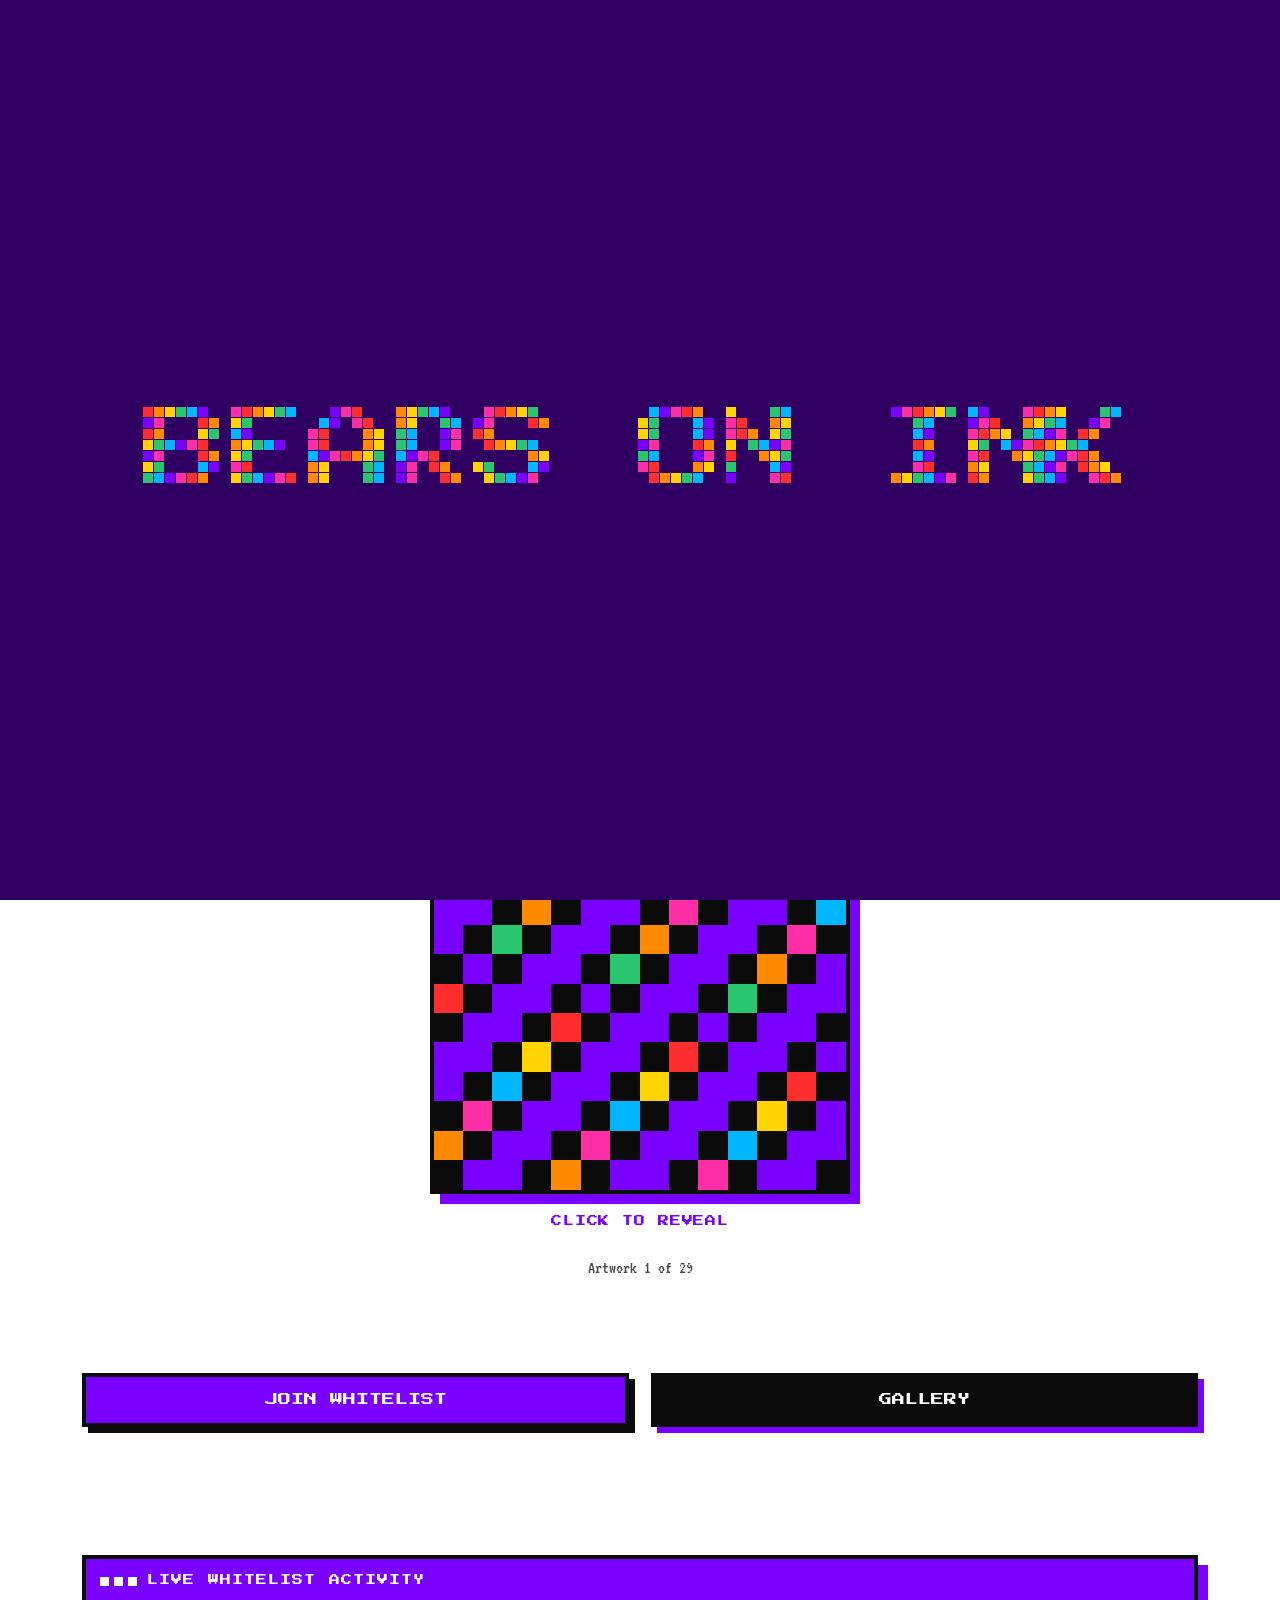
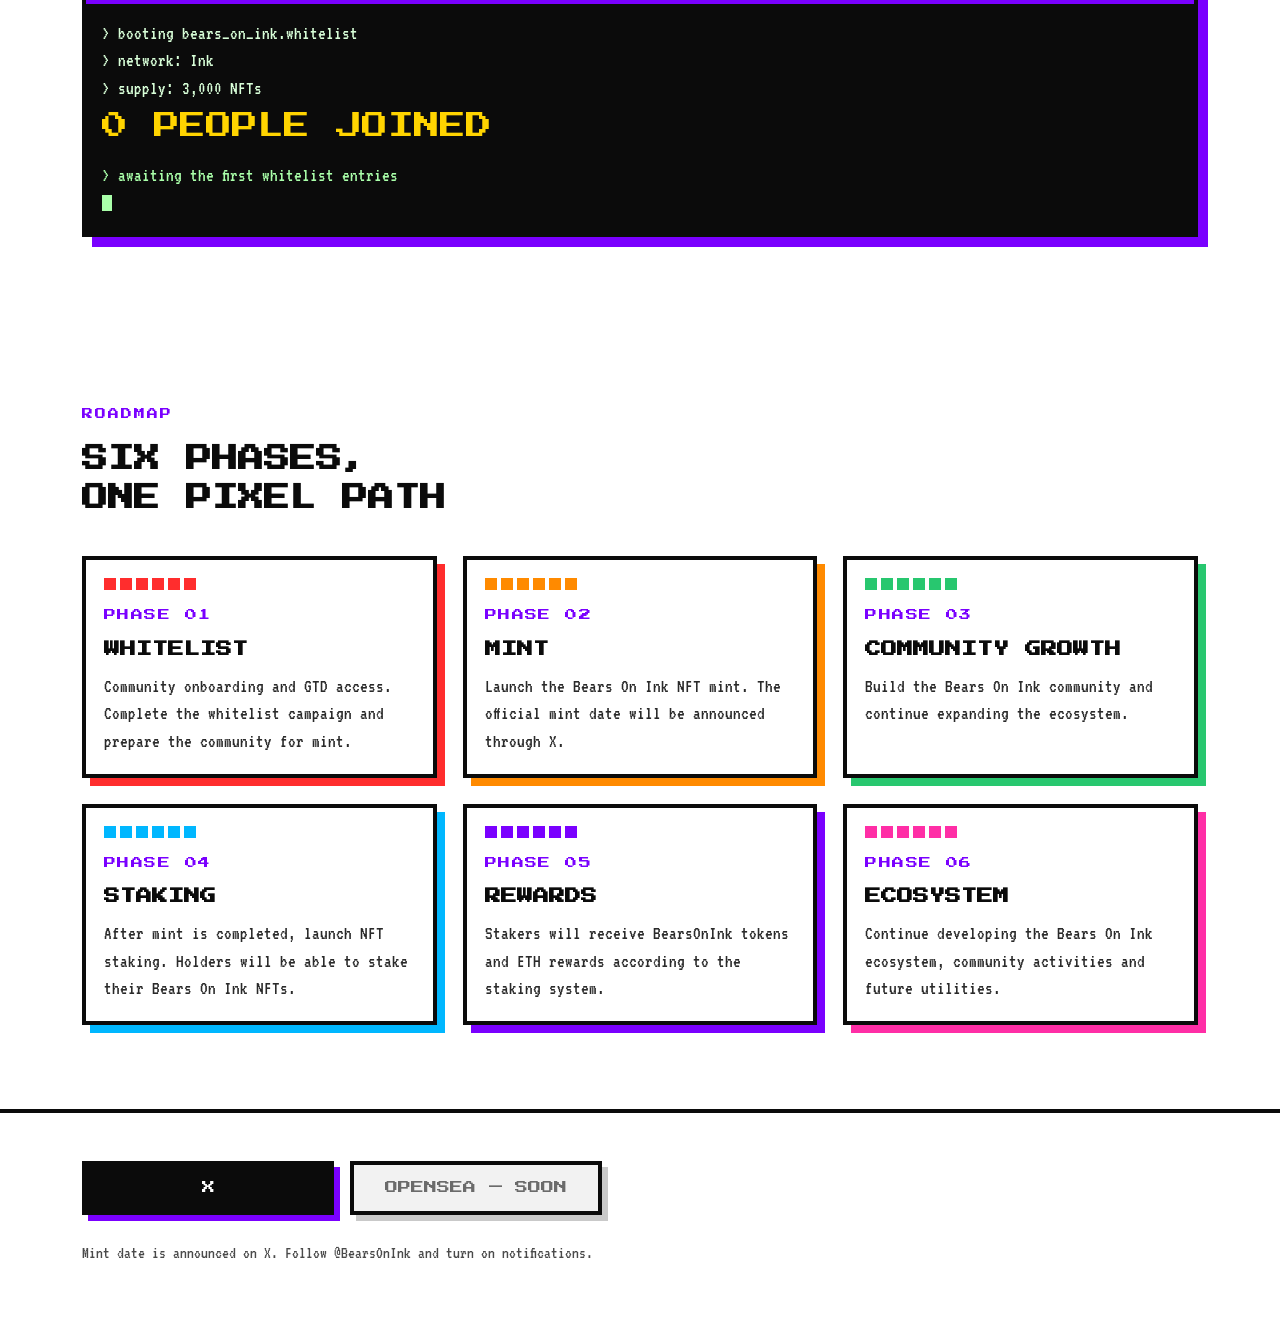
<file: index.html>
<!DOCTYPE html>
<html lang="en">
<head>
<meta charset="utf-8">
<meta name="viewport" content="width=device-width, initial-scale=1">
<title>Bears On Ink — 3,000 pixel bears on Ink</title>
<meta name="description" content="Bears On Ink is a 3,000-piece pixel-art NFT collection on Ink. Join the whitelist for GTD access.">
<link rel="icon" href="assets/icons/favicon.svg" type="image/svg+xml">
<link rel="preconnect" href="https://fonts.googleapis.com">
<link rel="preconnect" href="https://fonts.gstatic.com" crossorigin>
<link href="https://fonts.googleapis.com/css2?family=Press+Start+2P&family=VT323&display=swap" rel="stylesheet">
<link rel="stylesheet" href="css/style.css">
</head>
<body data-base="">

<div id="intro" aria-hidden="true"><canvas></canvas></div>

<header class="topbar">
  <button class="menu-btn" id="menu-btn" type="button" aria-expanded="false" aria-controls="menu-panel" aria-label="Open menu">
    <span></span><span></span><span></span>
    <span></span><span></span><span></span>
    <span></span><span></span><span></span>
  </button>
</header>
<div class="rainbow-strip" aria-hidden="true"><i></i><i></i><i></i><i></i><i></i><i></i><i></i></div>

<div class="menu-panel" id="menu-panel" role="dialog" aria-modal="true" aria-label="Site menu">
  <div class="menu-card">
    <header>
      <span>MENU</span>
      <button class="menu-close" id="menu-close" type="button">CLOSE</button>
    </header>
    <nav class="menu-list">
      <a class="menu-link" href="whitelist/">WHITELIST <span class="tag">OPEN</span></a>
      <a class="menu-link" href="gallery/">GALLERY <span class="tag">VIEW</span></a>
      <a class="menu-link menu-link--locked" id="menu-staking" href="staking/">STAKING <span class="tag">LOCKED</span></a>
    </nav>
  </div>
</div>

<main>
  <!-- HERO / PROJECT INFO -->
  <section class="section hero">
    <div class="wrap">
      <p class="eyebrow">PIXEL ART NFT COLLECTION</p>
      <h1 class="h1">BEARS<br>ON INK</h1>
      <p class="body-text lede">3,000 hand-placed pixel bears living on the Ink network. Whitelist is open now — complete four social tasks and secure GTD access before mint.</p>

      <div class="info-grid">
        <div class="info-cell"><div class="k">COLLECTION</div><div class="v">BEARS ON INK</div></div>
        <div class="info-cell"><div class="k">SUPPLY</div><div class="v">3,000 NFTS</div></div>
        <div class="info-cell"><div class="k">NETWORK</div><div class="v">INK</div></div>
        <div class="info-cell"><div class="k">CATEGORY</div><div class="v">NFT</div></div>
      </div>
    </div>
  </section>

  <!-- NFT REVEAL -->
  <section class="section section--tight">
    <div class="wrap">
      <div class="reveal-wrap">
        <p class="eyebrow" style="margin-bottom:0">UNCOVER A BEAR</p>
        <button class="reveal-stage" id="reveal-stage" type="button" aria-label="Reveal a Bears On Ink artwork">
          <img id="reveal-img" alt="Bears On Ink pixel bear artwork">
          <canvas id="reveal-canvas" aria-hidden="true"></canvas>
        </button>
        <p class="reveal-hint" id="reveal-hint">CLICK TO REVEAL</p>
        <p class="reveal-count" id="reveal-count"></p>
      </div>
    </div>
  </section>

  <!-- MAIN ACTIONS -->
  <section class="section section--tight">
    <div class="wrap">
      <div class="btn-row">
        <a class="btn btn--purple" href="whitelist/">JOIN WHITELIST</a>
        <a class="btn" href="gallery/">GALLERY</a>
      </div>
    </div>
  </section>

  <!-- LIVE TERMINAL -->
  <section class="section">
    <div class="wrap">
      <div class="terminal">
        <div class="terminal__bar">
          <span class="dots" aria-hidden="true"><i></i><i></i><i></i></span>
          <span>LIVE WHITELIST ACTIVITY</span>
        </div>
        <div class="terminal__body" id="terminal-body">
          <div id="term-boot"></div>
          <p class="terminal__count" id="term-count" role="status">0 PEOPLE JOINED</p>
          <ul class="terminal__feed" id="term-feed"></ul>
          <span class="caret" aria-hidden="true"></span>
        </div>
      </div>
    </div>
  </section>

  <!-- ROADMAP -->
  <section class="section">
    <div class="wrap">
      <p class="eyebrow">ROADMAP</p>
      <h2 class="h2" style="margin-bottom:clamp(24px,4vw,38px)">SIX PHASES,<br>ONE PIXEL PATH</h2>

      <div class="roadmap-grid">
        <article class="phase">
          <div class="phase__blocks" aria-hidden="true"><i></i><i></i><i></i><i></i><i></i><i></i></div>
          <p class="phase__no">PHASE 01</p>
          <h3 class="phase__title">WHITELIST</h3>
          <p class="phase__text">Community onboarding and GTD access. Complete the whitelist campaign and prepare the community for mint.</p>
        </article>
        <article class="phase">
          <div class="phase__blocks" aria-hidden="true"><i></i><i></i><i></i><i></i><i></i><i></i></div>
          <p class="phase__no">PHASE 02</p>
          <h3 class="phase__title">MINT</h3>
          <p class="phase__text">Launch the Bears On Ink NFT mint. The official mint date will be announced through X.</p>
        </article>
        <article class="phase">
          <div class="phase__blocks" aria-hidden="true"><i></i><i></i><i></i><i></i><i></i><i></i></div>
          <p class="phase__no">PHASE 03</p>
          <h3 class="phase__title">COMMUNITY GROWTH</h3>
          <p class="phase__text">Build the Bears On Ink community and continue expanding the ecosystem.</p>
        </article>
        <article class="phase">
          <div class="phase__blocks" aria-hidden="true"><i></i><i></i><i></i><i></i><i></i><i></i></div>
          <p class="phase__no">PHASE 04</p>
          <h3 class="phase__title">STAKING</h3>
          <p class="phase__text">After mint is completed, launch NFT staking. Holders will be able to stake their Bears On Ink NFTs.</p>
        </article>
        <article class="phase">
          <div class="phase__blocks" aria-hidden="true"><i></i><i></i><i></i><i></i><i></i><i></i></div>
          <p class="phase__no">PHASE 05</p>
          <h3 class="phase__title">REWARDS</h3>
          <p class="phase__text">Stakers will receive BearsOnInk tokens and ETH rewards according to the staking system.</p>
        </article>
        <article class="phase">
          <div class="phase__blocks" aria-hidden="true"><i></i><i></i><i></i><i></i><i></i><i></i></div>
          <p class="phase__no">PHASE 06</p>
          <h3 class="phase__title">ECOSYSTEM</h3>
          <p class="phase__text">Continue developing the Bears On Ink ecosystem, community activities and future utilities.</p>
        </article>
      </div>
    </div>
  </section>
</main>

<footer class="footer">
  <div class="wrap">
    <div class="footer__links">
      <a class="btn" data-link="x-profile" href="https://x.com/BearsOnInk" target="_blank" rel="noopener">X</a>
      <a class="btn btn--ghost" data-link="opensea" href="#" role="button" aria-disabled="true">OPENSEA — SOON</a>
    </div>
    <p class="footer__note">Mint date is announced on X. Follow @BearsOnInk and turn on notifications.</p>
  </div>
</footer>

<div id="toast-layer" aria-live="polite"></div>
<script src="js/main.js"></script>
</body>
</html>
</file>
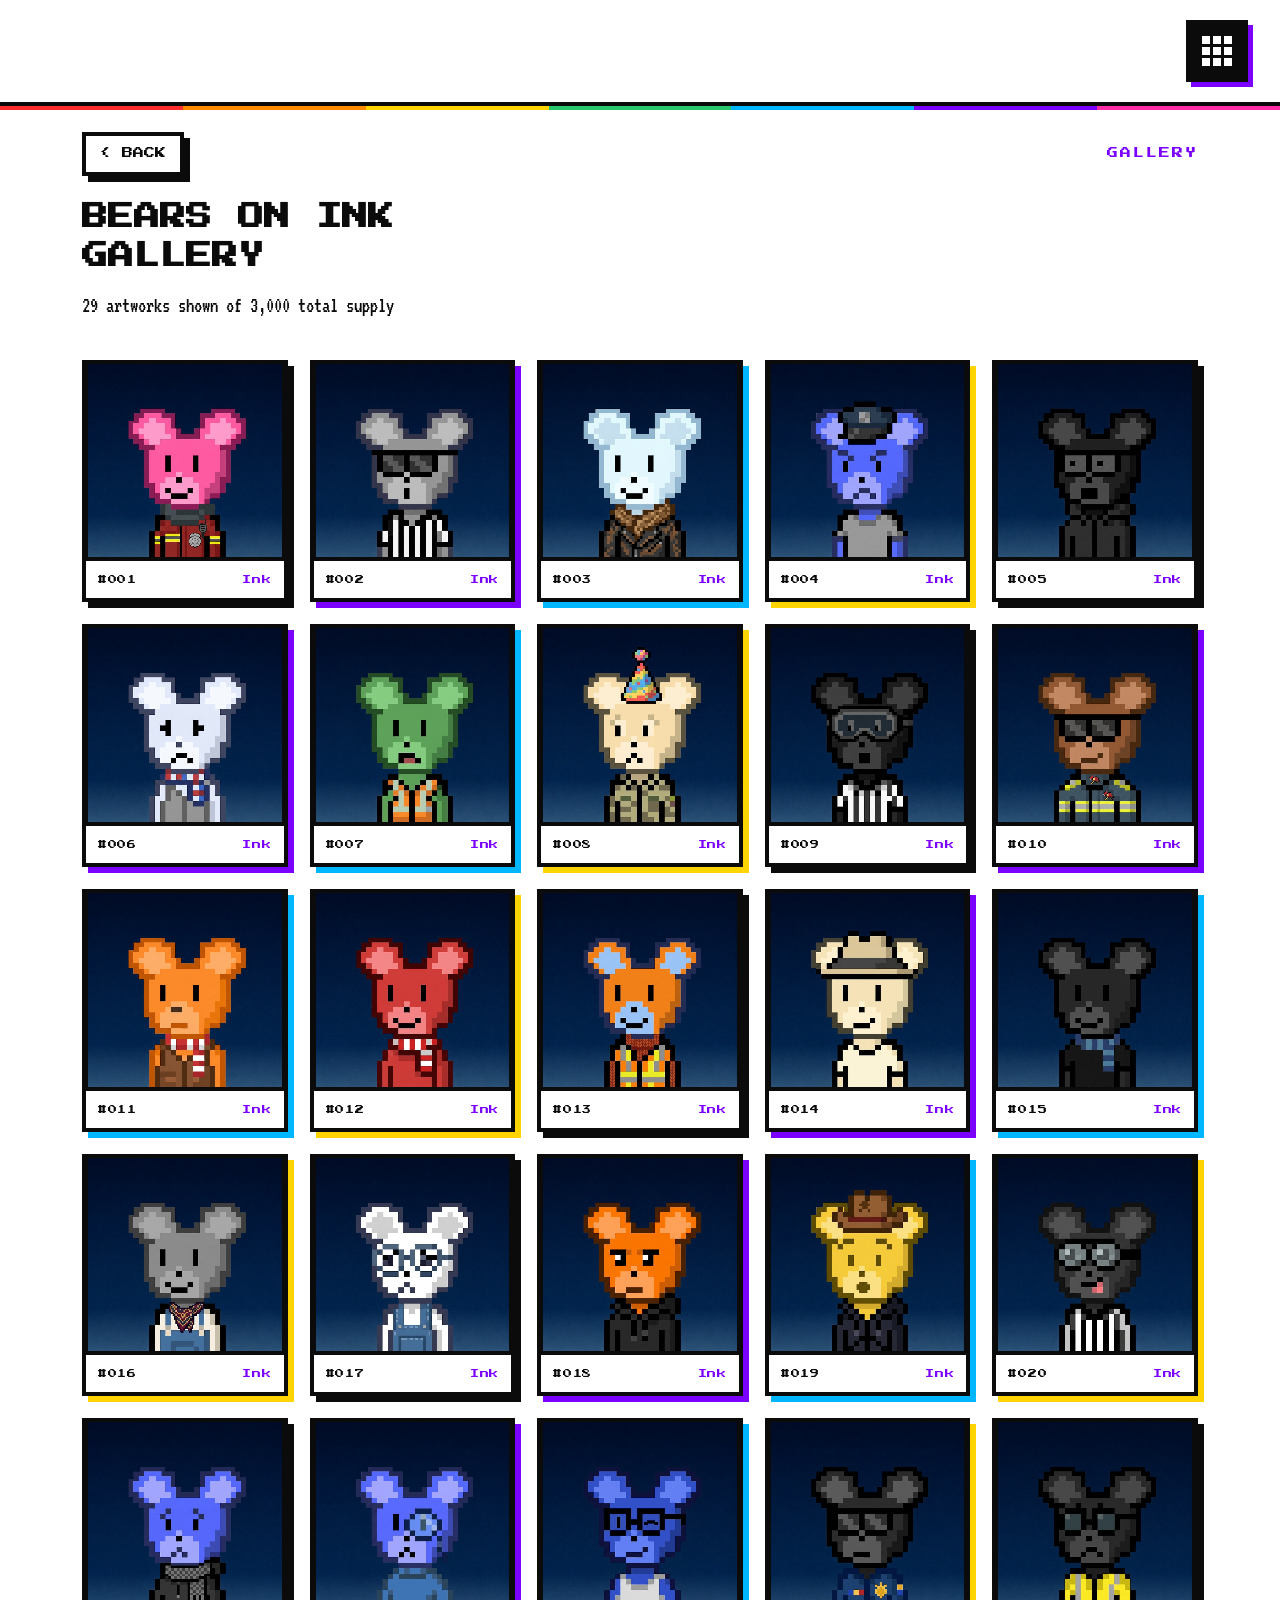
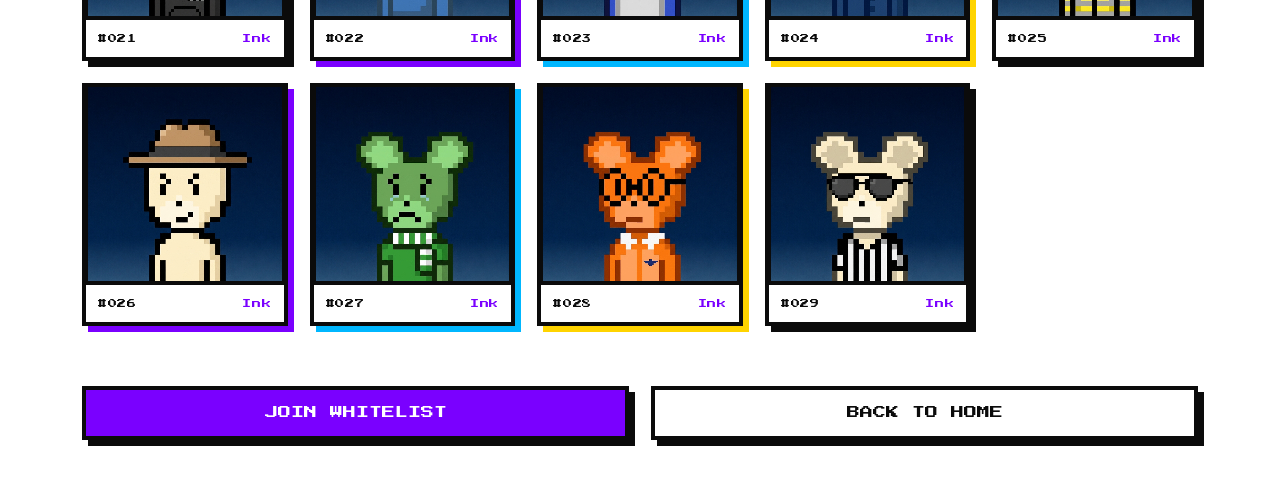
<file: gallery/index.html>
<!DOCTYPE html>
<html lang="en">
<head>
<meta charset="utf-8">
<meta name="viewport" content="width=device-width, initial-scale=1">
<title>Gallery Bears On Ink</title>
<meta name="description" content="Browse the Bears On Ink pixel-art collection on Ink.">
<link rel="icon" href="../assets/icons/favicon.svg" type="image/svg+xml">
<link rel="preconnect" href="https://fonts.googleapis.com">
<link rel="preconnect" href="https://fonts.gstatic.com" crossorigin>
<link href="https://fonts.googleapis.com/css2?family=Press+Start+2P&family=VT323&display=swap" rel="stylesheet">
<link rel="stylesheet" href="../css/style.css">
</head>
<body data-base="../">

<header class="topbar">
  <button class="menu-btn" id="menu-btn" type="button" aria-expanded="false" aria-controls="menu-panel" aria-label="Open menu">
    <span></span><span></span><span></span>
    <span></span><span></span><span></span>
    <span></span><span></span><span></span>
  </button>
</header>
<div class="rainbow-strip" aria-hidden="true"><i></i><i></i><i></i><i></i><i></i><i></i><i></i></div>

<div class="menu-panel" id="menu-panel" role="dialog" aria-modal="true" aria-label="Site menu">
  <div class="menu-card">
    <header>
      <span>MENU</span>
      <button class="menu-close" id="menu-close" type="button">CLOSE</button>
    </header>
    <nav class="menu-list">
      <a class="menu-link" href="../whitelist/">WHITELIST <span class="tag">OPEN</span></a>
      <a class="menu-link" href="../gallery/">GALLERY <span class="tag">VIEW</span></a>
      <a class="menu-link menu-link--locked" id="menu-staking" href="../staking/">STAKING <span class="tag">LOCKED</span></a>
    </nav>
  </div>
</div>

<main class="wrap">
  <div class="page-head">
    <a class="btn btn--ghost btn--small" href="../">&lt; BACK</a>
    <p class="eyebrow" style="margin:0">GALLERY</p>
  </div>

  <h1 class="h2" style="margin-bottom:14px">BEARS ON INK<br>GALLERY</h1>
  <p class="body-text" id="gallery-count" style="margin-bottom:clamp(24px,4vw,38px)"></p>

  <div class="gallery-grid" id="gallery-grid"></div>

  <div style="margin:clamp(34px,6vw,60px) 0">
    <div class="btn-row">
      <a class="btn btn--purple" href="../whitelist/">JOIN WHITELIST</a>
      <a class="btn btn--ghost" href="../">BACK TO HOME</a>
    </div>
  </div>
</main>

<div id="toast-layer" aria-live="polite"></div>
<script src="../js/main.js"></script>
</body>
</html>
</file>
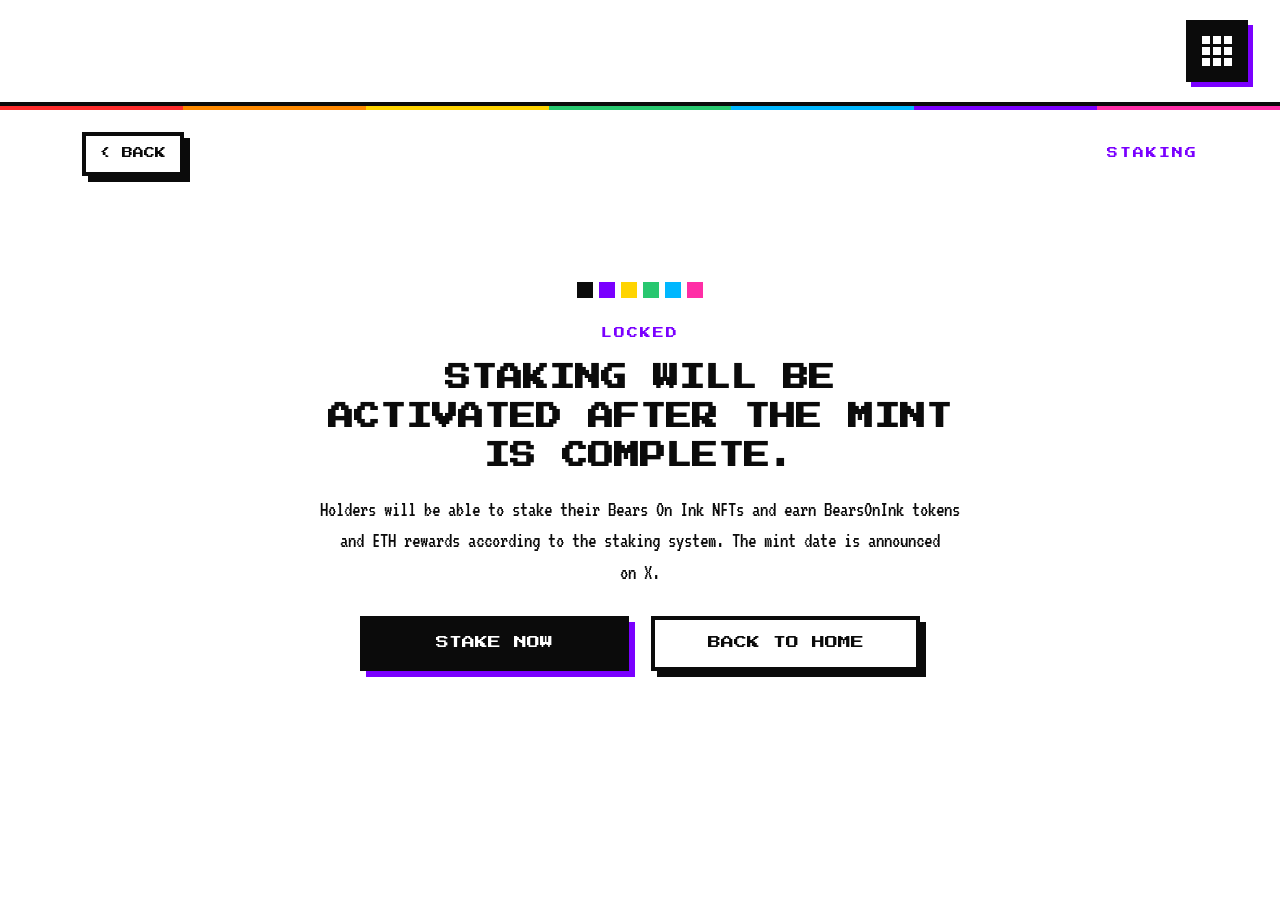
<file: staking/index.html>
<!DOCTYPE html>
<html lang="en">
<head>
<meta charset="utf-8">
<meta name="viewport" content="width=device-width, initial-scale=1">
<title>Staking Bears On Ink</title>
<meta name="description" content="Bears On Ink staking will be activated after the mint is complete.">
<link rel="icon" href="../assets/icons/favicon.svg" type="image/svg+xml">
<link rel="preconnect" href="https://fonts.googleapis.com">
<link rel="preconnect" href="https://fonts.gstatic.com" crossorigin>
<link href="https://fonts.googleapis.com/css2?family=Press+Start+2P&family=VT323&display=swap" rel="stylesheet">
<link rel="stylesheet" href="../css/style.css">
</head>
<body data-base="../">

<header class="topbar">
  <button class="menu-btn" id="menu-btn" type="button" aria-expanded="false" aria-controls="menu-panel" aria-label="Open menu">
    <span></span><span></span><span></span>
    <span></span><span></span><span></span>
    <span></span><span></span><span></span>
  </button>
</header>
<div class="rainbow-strip" aria-hidden="true"><i></i><i></i><i></i><i></i><i></i><i></i><i></i></div>

<div class="menu-panel" id="menu-panel" role="dialog" aria-modal="true" aria-label="Site menu">
  <div class="menu-card">
    <header>
      <span>MENU</span>
      <button class="menu-close" id="menu-close" type="button">CLOSE</button>
    </header>
    <nav class="menu-list">
      <a class="menu-link" href="../whitelist/">WHITELIST <span class="tag">OPEN</span></a>
      <a class="menu-link" href="../gallery/">GALLERY <span class="tag">VIEW</span></a>
      <a class="menu-link menu-link--locked" id="menu-staking" href="../staking/">STAKING <span class="tag">LOCKED</span></a>
    </nav>
  </div>
</div>

<main class="wrap">
  <div class="page-head">
    <a class="btn btn--ghost btn--small" href="../">&lt; BACK</a>
    <p class="eyebrow" style="margin:0">STAKING</p>
  </div>

  <section class="section locked">
    <div class="lock-blocks" aria-hidden="true"><i></i><i></i><i></i><i></i><i></i><i></i></div>
    <p class="eyebrow">LOCKED</p>
    <h1 class="h2" style="margin-bottom:18px">STAKING WILL BE ACTIVATED AFTER THE MINT IS COMPLETE.</h1>
    <p class="body-text" style="margin-bottom:28px">Holders will be able to stake their Bears On Ink NFTs and earn BearsOnInk tokens and ETH rewards according to the staking system. The mint date is announced on X.</p>
    <div class="btn-row" style="max-width:560px;margin:0 auto">
      <button class="btn" id="staking-try" type="button">STAKE NOW</button>
      <a class="btn btn--ghost" href="../">BACK TO HOME</a>
    </div>
  </section>
</main>

<div id="toast-layer" aria-live="polite"></div>
<script src="../js/main.js"></script>
</body>
</html>
</file>
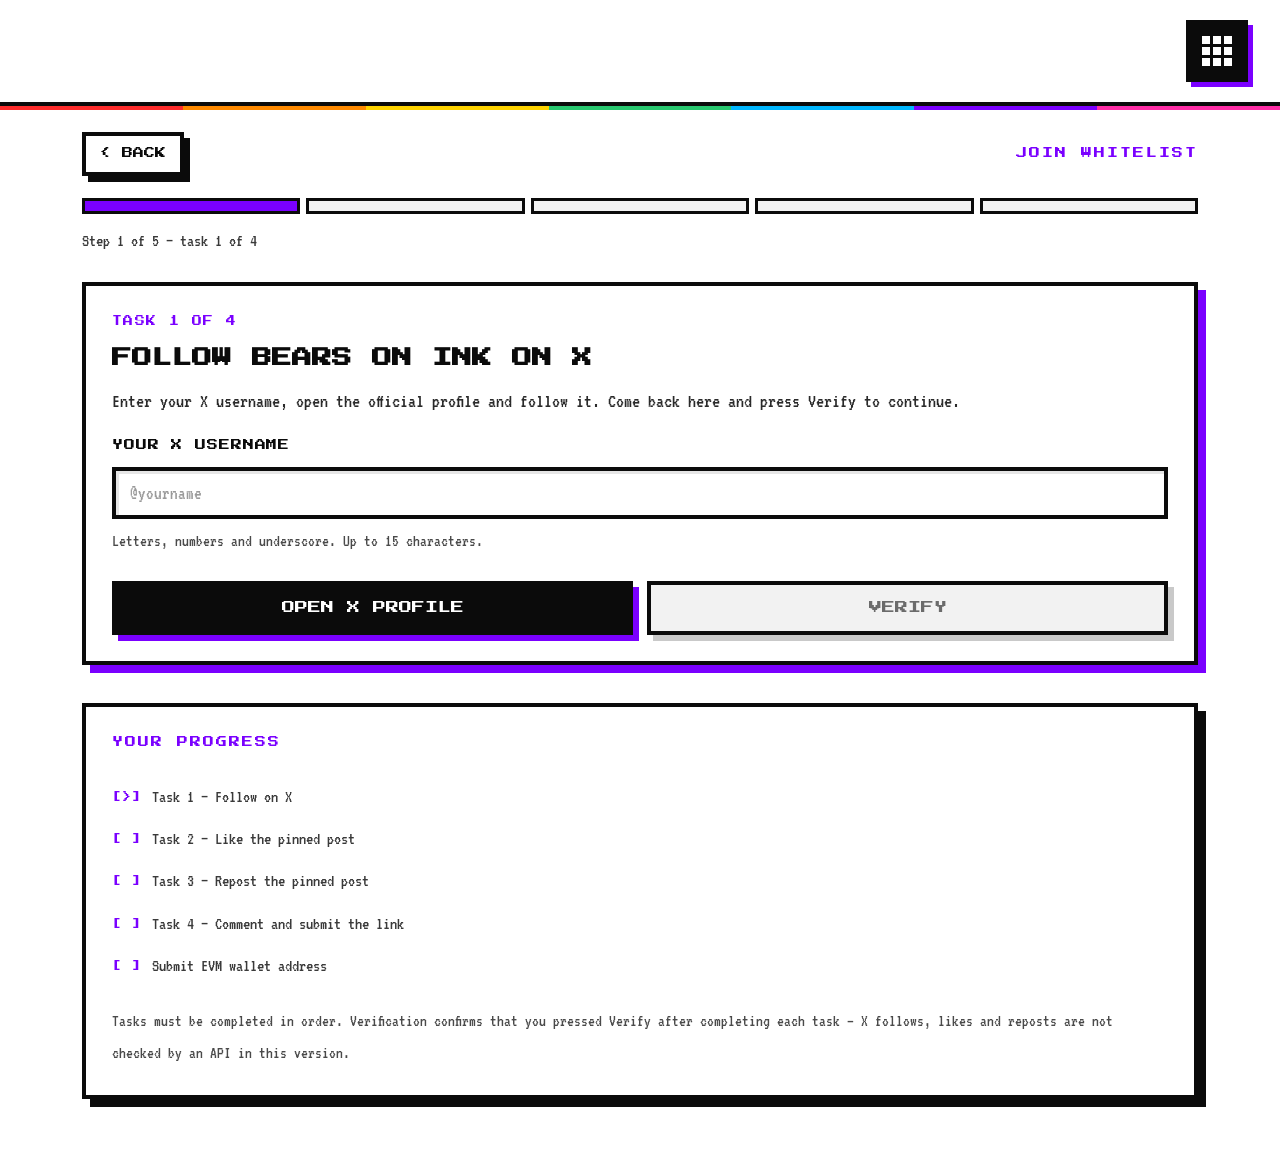
<file: whitelist/index.html>
<!DOCTYPE html>
<html lang="en">
<head>
<meta charset="utf-8">
<meta name="viewport" content="width=device-width, initial-scale=1">
<title>Join Whitelist Bears On Ink</title>
<meta name="description" content="Complete four social tasks and submit your EVM wallet to secure GTD access for the Bears On Ink mint.">
<link rel="icon" href="../assets/icons/favicon.svg" type="image/svg+xml">
<link rel="preconnect" href="https://fonts.googleapis.com">
<link rel="preconnect" href="https://fonts.gstatic.com" crossorigin>
<link href="https://fonts.googleapis.com/css2?family=Press+Start+2P&family=VT323&display=swap" rel="stylesheet">
<link rel="stylesheet" href="../css/style.css">
</head>
<body data-base="../">

<header class="topbar">
  <button class="menu-btn" id="menu-btn" type="button" aria-expanded="false" aria-controls="menu-panel" aria-label="Open menu">
    <span></span><span></span><span></span>
    <span></span><span></span><span></span>
    <span></span><span></span><span></span>
  </button>
</header>
<div class="rainbow-strip" aria-hidden="true"><i></i><i></i><i></i><i></i><i></i><i></i><i></i></div>

<div class="menu-panel" id="menu-panel" role="dialog" aria-modal="true" aria-label="Site menu">
  <div class="menu-card">
    <header>
      <span>MENU</span>
      <button class="menu-close" id="menu-close" type="button">CLOSE</button>
    </header>
    <nav class="menu-list">
      <a class="menu-link" href="../whitelist/">WHITELIST <span class="tag">OPEN</span></a>
      <a class="menu-link" href="../gallery/">GALLERY <span class="tag">VIEW</span></a>
      <a class="menu-link menu-link--locked" id="menu-staking" href="../staking/">STAKING <span class="tag">LOCKED</span></a>
    </nav>
  </div>
</div>

<main class="wrap" id="wl">
  <div class="page-head">
    <a class="btn btn--ghost btn--small" href="../">&lt; BACK</a>
    <p class="eyebrow" style="margin:0">JOIN WHITELIST</p>
  </div>

  <div class="progress" id="wl-progress" role="img" aria-label="Whitelist progress">
    <i></i><i></i><i></i><i></i><i></i>
  </div>
  <p class="progress-label" id="wl-progress-label" role="status">Step 1 of 5</p>

  <div class="pixel-box pixel-box--purple" style="margin-bottom:clamp(24px,4vw,38px)">

    <!-- TASK 1 -->
    <section class="step" data-step="1">
      <div class="step-body">
        <p class="step__no">TASK 1 OF 4</p>
        <h1 class="step__title">FOLLOW BEARS ON INK ON X</h1>
        <p class="step__text">Enter your X username, open the official profile and follow it. Come back here and press Verify to continue.</p>
        <div class="field">
          <label for="wl-username">YOUR X USERNAME</label>
          <input id="wl-username" type="text" inputmode="text" autocomplete="off" spellcheck="false" placeholder="@yourname">
          <p class="hint">Letters, numbers and underscore. Up to 15 characters.</p>
          <p class="err" id="wl-username-err" role="alert"></p>
        </div>
        <div class="step__actions">
          <a class="btn" id="wl-visit-1" data-link="x-profile" href="https://x.com/BearsOnInk" target="_blank" rel="noopener">OPEN X PROFILE</a>
          <button class="btn btn--purple" id="wl-verify-1" type="button" disabled>VERIFY</button>
        </div>
      </div>
      <div class="loading-state">
        <div class="loadbar" aria-hidden="true"><i></i><i></i><i></i><i></i><i></i><i></i><i></i><i></i><i></i><i></i></div>
        <p role="status">CHECKING TASK 1...</p>
      </div>
    </section>

    <!-- TASK 2 -->
    <section class="step" data-step="2">
      <div class="step-body">
        <p class="step__no">TASK 2 OF 4</p>
        <h2 class="step__title">LIKE THE PINNED POST</h2>
        <p class="step__text">Open the pinned Bears On Ink post on X and like it. Return here and press Verify.</p>
        <p class="task-note">Verify only becomes available after you open the post.</p>
        <div class="step__actions">
          <a class="btn" id="wl-open-2" data-link="x-post" href="https://x.com/BearsOnInk" target="_blank" rel="noopener">OPEN PINNED POST</a>
          <button class="btn btn--purple" id="wl-verify-2" type="button" disabled>VERIFY</button>
        </div>
      </div>
      <div class="loading-state">
        <div class="loadbar" aria-hidden="true"><i></i><i></i><i></i><i></i><i></i><i></i><i></i><i></i><i></i><i></i></div>
        <p role="status">CHECKING TASK 2...</p>
      </div>
    </section>

    <!-- TASK 3 -->
    <section class="step" data-step="3">
      <div class="step-body">
        <p class="step__no">TASK 3 OF 4</p>
        <h2 class="step__title">REPOST THE PINNED POST</h2>
        <p class="step__text">Open the same pinned post and repost it. Return here and press Verify.</p>
        <p class="task-note">Verify only becomes available after you open the post.</p>
        <div class="step__actions">
          <a class="btn" id="wl-open-3" data-link="x-post" href="https://x.com/BearsOnInk" target="_blank" rel="noopener">OPEN PINNED POST</a>
          <button class="btn btn--purple" id="wl-verify-3" type="button" disabled>VERIFY</button>
        </div>
      </div>
      <div class="loading-state">
        <div class="loadbar" aria-hidden="true"><i></i><i></i><i></i><i></i><i></i><i></i><i></i><i></i><i></i><i></i></div>
        <p role="status">CHECKING TASK 3...</p>
      </div>
    </section>

    <!-- TASK 4 -->
    <section class="step" data-step="4">
      <div class="step-body">
        <p class="step__no">TASK 4 OF 4</p>
        <h2 class="step__title">COMMENT ON THE PINNED POST</h2>
        <div class="step__text">Leave a comment on the pinned post. Your comment must:
          <ul>
            <li>Tag 3 friends</li>
            <li>Say something about the Bears On Ink project</li>
          </ul>
        </div>
        <div class="step__actions" style="margin-bottom:22px">
          <a class="btn" id="wl-open-4" data-link="x-post" href="https://x.com/BearsOnInk" target="_blank" rel="noopener">OPEN PINNED POST</a>
        </div>
        <div class="field">
          <label for="wl-comment">SUBMIT YOUR COMMENT LINK</label>
          <input id="wl-comment" type="url" inputmode="url" autocomplete="off" spellcheck="false" placeholder="https://x.com/yourname/status/1234567890">
          <p class="hint">Copy the link to your own comment on the pinned post.</p>
          <p class="err" id="wl-comment-err" role="alert"></p>
        </div>
        <div class="step__actions">
          <button class="btn btn--purple" id="wl-verify-4" type="button">VERIFY</button>
        </div>
      </div>
      <div class="loading-state">
        <div class="loadbar" aria-hidden="true"><i></i><i></i><i></i><i></i><i></i><i></i><i></i><i></i><i></i><i></i></div>
        <p role="status">CHECKING COMMENT LINK...</p>
      </div>
    </section>

    <!-- WALLET -->
    <section class="step" data-step="5">
      <div class="step-body">
        <p class="step__no">FINAL STEP</p>
        <h2 class="step__title">SUBMIT YOUR EVM WALLET</h2>
        <p class="step__text">All four tasks are done. Add the EVM wallet address that should receive GTD access.</p>
        <div class="field">
          <label for="wl-wallet">EVM WALLET ADDRESS</label>
          <input id="wl-wallet" type="text" inputmode="text" autocomplete="off" spellcheck="false" placeholder="0x0000000000000000000000000000000000000000">
          <p class="hint">Starts with 0x followed by 40 characters.</p>
          <p class="err" id="wl-wallet-err" role="alert"></p>
        </div>
        <div class="step__actions">
          <button class="btn btn--purple" id="wl-submit" type="button">SUBMIT WHITELIST ENTRY</button>
        </div>
      </div>
      <div class="loading-state">
        <div class="loadbar" aria-hidden="true"><i></i><i></i><i></i><i></i><i></i><i></i><i></i><i></i><i></i><i></i></div>
        <p role="status">SUBMITTING ENTRY...</p>
      </div>
    </section>

    <!-- SUCCESS -->
    <section class="step" data-step="6">
      <div class="step-body">
        <canvas id="success-canvas" aria-hidden="true"></canvas>
        <p class="step__no">WHITELIST COMPLETE</p>
        <h2 class="step__title">CONGRATULATIONS! YOU HAVE SECURED GTD ACCESS.</h2>
        <p class="step__text">Entry recorded for <strong id="wl-success-user">@...</strong> with wallet <strong id="wl-success-wallet">0x...</strong>.</p>
        <p class="step__text">The Mint date will be announced on our X account. Follow Bears On Ink and turn on notifications so you do not miss the announcement.</p>
        <div class="step__actions">
          <a class="btn btn--purple" data-link="x-profile" href="https://x.com/BearsOnInk" target="_blank" rel="noopener">FOLLOW ON X</a>
          <a class="btn btn--ghost" href="../">BACK TO HOME</a>
        </div>
      </div>
      <div class="loading-state">
        <div class="loadbar" aria-hidden="true"><i></i><i></i><i></i><i></i><i></i><i></i><i></i><i></i><i></i><i></i></div>
        <p role="status">LOADING...</p>
      </div>
    </section>

  </div>

  <div class="pixel-box" style="margin-bottom:clamp(34px,6vw,60px)">
    <p class="eyebrow" style="margin-bottom:12px">YOUR PROGRESS</p>
    <ul class="done-list" id="wl-checklist">
      <li><span class="mark">[ ]</span><span>Task 1 — Follow on X</span></li>
      <li><span class="mark">[ ]</span><span>Task 2 — Like the pinned post</span></li>
      <li><span class="mark">[ ]</span><span>Task 3 — Repost the pinned post</span></li>
      <li><span class="mark">[ ]</span><span>Task 4 — Comment and submit the link</span></li>
      <li><span class="mark">[ ]</span><span>Submit EVM wallet address</span></li>
    </ul>
    <p class="footer__note">Tasks must be completed in order. Verification confirms that you pressed Verify after completing each task — X follows, likes and reposts are not checked by an API in this version.</p>
  </div>
</main>

<div id="toast-layer" aria-live="polite"></div>
<script src="../js/main.js"></script>
</body>
</html>
</file>
<file: css/style.css>
/* ==========================================================================
   Bears On Ink — pixel design system
   ========================================================================== */

:root{
  --white:#ffffff;
  --black:#0b0b0b;
  --purple:#7a00ff;
  --purple-deep:#5200ad;
  --ink-grey:#f2f2f2;
  --line:#0b0b0b;

  --r1:#ff2d2d;
  --r2:#ff8a00;
  --r3:#ffd400;
  --r4:#28c76f;
  --r5:#00b7ff;
  --r6:#7a00ff;
  --r7:#ff2ea6;

  --px:4px;
  --font-pixel:"Press Start 2P", "Courier New", monospace;
  --font-term:"VT323", "Courier New", monospace;
}

*,*::before,*::after{box-sizing:border-box}

html{-webkit-text-size-adjust:100%}

html,body{
  margin:0;padding:0;
  max-width:100%;
  overflow-x:hidden;
}

body{
  background:var(--white);
  color:var(--black);
  font-family:var(--font-pixel);
  font-size:12px;
  line-height:1.9;
  image-rendering:pixelated;
}

img{max-width:100%;display:block;image-rendering:pixelated}

a{color:var(--purple);text-decoration:none}
a:hover{color:var(--black)}

h1,h2,h3,h4{margin:0;line-height:1.5;text-wrap:pretty;overflow-wrap:break-word}

p{margin:0;text-wrap:pretty;overflow-wrap:break-word}

:focus-visible{
  outline:var(--px) solid var(--purple);
  outline-offset:3px;
}

.sr-only{
  position:absolute;width:1px;height:1px;margin:-1px;padding:0;
  overflow:hidden;clip:rect(0 0 0 0);white-space:nowrap;border:0;
}

/* ---------- layout ---------- */

.wrap{
  width:100%;
  max-width:1180px;
  margin:0 auto;
  padding:0 clamp(14px,4vw,32px);
}

.section{padding:clamp(40px,7vw,84px) 0}
.section--tight{padding:clamp(26px,4vw,44px) 0}

.eyebrow{
  font-size:clamp(9px,2.2vw,11px);
  letter-spacing:.18em;
  color:var(--purple);
  margin-bottom:14px;
}

.h1{font-size:clamp(20px,6.4vw,52px);letter-spacing:.02em}
.h2{font-size:clamp(15px,4vw,26px)}
.h3{font-size:clamp(12px,3vw,16px)}

.body-text{
  font-family:var(--font-term);
  font-size:clamp(17px,2.6vw,21px);
  line-height:1.5;
}

/* ---------- pixel primitives ---------- */

.pixel-box{
  background:var(--white);
  border:var(--px) solid var(--black);
  box-shadow:8px 8px 0 0 var(--black);
  padding:clamp(16px,3.4vw,26px);
}
.pixel-box--purple{box-shadow:8px 8px 0 0 var(--purple)}
.pixel-box--ink{background:var(--black);color:var(--white);box-shadow:8px 8px 0 0 var(--purple)}

.btn{
  display:inline-flex;
  align-items:center;
  justify-content:center;
  gap:10px;
  min-height:52px;
  width:100%;
  max-width:100%;
  padding:14px 18px;
  font-family:var(--font-pixel);
  font-size:clamp(10px,2.6vw,13px);
  line-height:1.4;
  text-align:center;
  color:var(--white);
  background:var(--black);
  border:var(--px) solid var(--black);
  box-shadow:6px 6px 0 0 var(--purple);
  cursor:pointer;
  transition:transform .08s steps(2), box-shadow .08s steps(2);
  word-break:break-word;
}
.btn:hover{transform:translate(3px,3px);box-shadow:3px 3px 0 0 var(--purple);color:var(--white)}
.btn:active{transform:translate(6px,6px);box-shadow:0 0 0 0 var(--purple)}

.btn--purple{background:var(--purple);border-color:var(--black);box-shadow:6px 6px 0 0 var(--black)}
.btn--purple:hover{box-shadow:3px 3px 0 0 var(--black)}

.btn--ghost{background:var(--white);color:var(--black);box-shadow:6px 6px 0 0 var(--black)}
.btn--ghost:hover{color:var(--black);box-shadow:3px 3px 0 0 var(--black)}

.btn--small{min-height:44px;font-size:clamp(9px,2.3vw,11px);padding:10px 14px}

.btn[disabled],.btn[aria-disabled="true"]{
  background:var(--ink-grey);
  color:#6b6b6b;
  box-shadow:6px 6px 0 0 #c9c9c9;
  cursor:not-allowed;
}
.btn[disabled]:hover,.btn[aria-disabled="true"]:hover{transform:none;box-shadow:6px 6px 0 0 #c9c9c9;color:#6b6b6b}

.btn-row{
  display:grid;
  gap:clamp(16px,3vw,22px);
  grid-template-columns:1fr;
}
@media (min-width:640px){
  .btn-row{grid-template-columns:1fr 1fr}
  .btn{width:100%}
}

.field{display:flex;flex-direction:column;gap:10px;margin-bottom:18px}
.field label{font-size:clamp(9px,2.3vw,11px);letter-spacing:.08em}
.field input{
  width:100%;
  min-height:52px;
  padding:12px 14px;
  font-family:var(--font-term);
  font-size:19px;
  color:var(--black);
  background:var(--white);
  border:var(--px) solid var(--black);
  box-shadow:inset 3px 3px 0 0 #e6e6e6;
  border-radius:0;
}
.field input::placeholder{color:#9a9a9a}
.field .hint{font-family:var(--font-term);font-size:17px;line-height:1.4;color:#4a4a4a}
.field .err{font-family:var(--font-term);font-size:18px;color:var(--r1);min-height:0}

/* rainbow pixel strip */
.rainbow-strip{display:flex;height:var(--px);width:100%}
.rainbow-strip i{flex:1}
.rainbow-strip i:nth-child(1){background:var(--r1)}
.rainbow-strip i:nth-child(2){background:var(--r2)}
.rainbow-strip i:nth-child(3){background:var(--r3)}
.rainbow-strip i:nth-child(4){background:var(--r4)}
.rainbow-strip i:nth-child(5){background:var(--r5)}
.rainbow-strip i:nth-child(6){background:var(--r6)}
.rainbow-strip i:nth-child(7){background:var(--r7)}

/* ---------- intro ---------- */

#intro{
  position:fixed;inset:0;z-index:9999;
  background:#000;
}
#intro canvas{display:block;width:100%;height:100%}
#intro.is-done{opacity:0;pointer-events:none;transition:opacity .35s steps(4)}
body.intro-lock{overflow:hidden}

/* ---------- menu ---------- */

.topbar{
  position:sticky;top:0;z-index:60;
  display:flex;justify-content:flex-end;
  padding:clamp(12px,2.4vw,20px) clamp(14px,4vw,32px);
  background:var(--white);
  border-bottom:var(--px) solid var(--black);
}
.menu-btn{
  display:grid;
  grid-template-columns:repeat(3,8px);
  gap:3px;
  padding:12px;
  width:auto;min-height:48px;
  background:var(--black);
  border:var(--px) solid var(--black);
  box-shadow:5px 5px 0 0 var(--purple);
  cursor:pointer;
}
.menu-btn span{width:8px;height:8px;background:var(--white)}
.menu-btn:hover span{background:var(--r3)}
.menu-btn:hover{transform:translate(2px,2px);box-shadow:3px 3px 0 0 var(--purple)}

.menu-panel{
  position:fixed;inset:0;z-index:200;
  display:none;
  background:rgba(11,11,11,.92);
  padding:clamp(16px,5vw,40px);
  overflow-y:auto;
}
.menu-panel.is-open{display:flex;align-items:flex-start;justify-content:center}
.menu-card{
  width:100%;max-width:420px;
  margin-top:clamp(20px,8vh,80px);
  background:var(--white);
  border:var(--px) solid var(--black);
  box-shadow:10px 10px 0 0 var(--purple);
  animation:menuIn .18s steps(4) both;
}
@keyframes menuIn{from{transform:translateY(-18px)}to{transform:translateY(0)}}
.menu-card header{
  display:flex;align-items:center;justify-content:space-between;gap:12px;
  padding:16px 18px;background:var(--black);color:var(--white);
  font-size:clamp(10px,2.6vw,12px);letter-spacing:.12em;
}
.menu-close{
  background:var(--purple);color:var(--white);border:var(--px) solid var(--white);
  font-family:var(--font-pixel);font-size:11px;padding:8px 10px;min-height:40px;
  cursor:pointer;width:auto;box-shadow:none;
}
.menu-list{display:flex;flex-direction:column;gap:14px;padding:18px}
.menu-link{
  display:flex;align-items:center;justify-content:space-between;gap:12px;
  width:100%;min-height:56px;padding:14px 16px;
  font-family:var(--font-pixel);font-size:clamp(11px,2.8vw,14px);
  background:var(--white);color:var(--black);
  border:var(--px) solid var(--black);box-shadow:5px 5px 0 0 var(--black);
  cursor:pointer;text-align:left;
}
.menu-link:hover{background:var(--purple);color:var(--white);transform:translate(2px,2px);box-shadow:3px 3px 0 0 var(--black)}
.menu-link .tag{font-size:9px;letter-spacing:.1em;color:var(--purple)}
.menu-link:hover .tag{color:var(--white)}
.menu-link--locked{background:var(--ink-grey);color:#6b6b6b;box-shadow:5px 5px 0 0 #c9c9c9}
.menu-link--locked:hover{background:var(--ink-grey);color:#6b6b6b}
.menu-link--locked .tag{color:#6b6b6b}

/* ---------- toast (in-page messages) ---------- */

#toast-layer{
  position:fixed;z-index:900;left:0;right:0;bottom:0;
  display:flex;flex-direction:column;align-items:center;gap:10px;
  padding:clamp(12px,3vw,24px);
  pointer-events:none;
}
.toast{
  width:100%;max-width:520px;
  background:var(--black);color:var(--white);
  border:var(--px) solid var(--purple);
  box-shadow:6px 6px 0 0 var(--purple);
  padding:14px 16px;
  font-family:var(--font-term);font-size:19px;line-height:1.35;
  animation:toastIn .16s steps(3) both;
}
.toast strong{font-family:var(--font-pixel);font-size:11px;display:block;margin-bottom:8px;color:var(--r3)}
.toast.is-out{animation:toastOut .2s steps(3) both}
@keyframes toastIn{from{transform:translateY(14px)}to{transform:translateY(0)}}
@keyframes toastOut{from{transform:translateY(0);opacity:1}to{transform:translateY(10px);opacity:0}}

/* ---------- hero / info ---------- */

.hero{padding-top:clamp(26px,5vw,54px)}
.hero .h1{margin-bottom:18px}
.hero .lede{max-width:52ch}

.info-grid{
  display:grid;gap:clamp(14px,2.4vw,20px);
  grid-template-columns:repeat(auto-fit,minmax(min(100%,210px),1fr));
  margin-top:clamp(26px,4vw,40px);
}
.info-cell{
  border:var(--px) solid var(--black);
  box-shadow:6px 6px 0 0 var(--black);
  padding:16px;
  background:var(--white);
}
.info-cell .k{font-size:9px;letter-spacing:.14em;color:var(--purple);margin-bottom:10px}
.info-cell .v{font-size:clamp(12px,3.2vw,17px)}
.info-cell:nth-child(2){box-shadow:6px 6px 0 0 var(--purple)}
.info-cell:nth-child(4){box-shadow:6px 6px 0 0 var(--purple)}

/* ---------- NFT reveal ---------- */

.reveal-wrap{
  display:flex;flex-direction:column;align-items:center;gap:18px;
}
.reveal-stage{
  position:relative;
  width:100%;
  max-width:420px;
  aspect-ratio:1/1;
  border:var(--px) solid var(--black);
  box-shadow:10px 10px 0 0 var(--purple);
  background:var(--black);
  cursor:pointer;
  padding:0;
  overflow:hidden;
}
.reveal-stage img{
  position:absolute;inset:0;
  width:100%;height:100%;
  object-fit:contain;
  background:var(--black);
}
.reveal-stage canvas{position:absolute;inset:0;width:100%;height:100%}
.reveal-hint{
  font-family:var(--font-pixel);font-size:clamp(9px,2.4vw,11px);
  letter-spacing:.08em;color:var(--purple);text-align:center;
}
.reveal-count{font-family:var(--font-term);font-size:18px;color:#4a4a4a;text-align:center}

/* ---------- terminal ---------- */

.terminal{
  background:var(--black);color:#d8ffd8;
  border:var(--px) solid var(--black);
  box-shadow:10px 10px 0 0 var(--purple);
  overflow:hidden;
}
.terminal__bar{
  display:flex;align-items:center;gap:10px;flex-wrap:wrap;
  padding:12px 14px;background:var(--purple);color:var(--white);
  font-family:var(--font-pixel);font-size:clamp(9px,2.3vw,11px);letter-spacing:.1em;
}
.terminal__bar .dots{display:flex;gap:5px}
.terminal__bar span:not(.dots){white-space:nowrap}
.terminal__bar .dots i{width:9px;height:9px;background:var(--white)}
.terminal__body{
  padding:16px;
  font-family:var(--font-term);
  font-size:clamp(16px,2.4vw,19px);
  line-height:1.45;
}
.terminal__count{
  font-family:var(--font-pixel);
  font-size:clamp(13px,4.4vw,26px);
  color:var(--r3);
  margin:6px 0 16px;
  overflow-wrap:break-word;
}
.terminal__feed{list-style:none;margin:0;padding:0;display:flex;flex-direction:column;gap:6px}
.terminal__feed li{color:#a9ffa9;overflow-wrap:break-word}
.terminal__feed li b{color:var(--r3);font-weight:400}
.caret{display:inline-block;width:10px;height:16px;background:#a9ffa9;vertical-align:-2px;animation:blink 1s steps(2,end) infinite}
@keyframes blink{50%{opacity:0}}

/* ---------- roadmap ---------- */

.roadmap-grid{
  display:grid;gap:clamp(18px,3vw,26px);
  grid-template-columns:repeat(auto-fit,minmax(min(100%,270px),1fr));
}
.phase{
  position:relative;
  background:var(--white);
  border:var(--px) solid var(--black);
  box-shadow:8px 8px 0 0 var(--black);
  padding:18px;
  opacity:0;
  transform:translateY(14px);
}
.phase.is-in{opacity:1;transform:translateY(0);transition:opacity .25s steps(4),transform .25s steps(4)}
.phase__blocks{display:flex;gap:4px;margin-bottom:14px}
.phase__blocks i{width:12px;height:12px;background:var(--black)}
.phase.is-in .phase__blocks i{animation:pop .3s steps(2) both}
.phase__blocks i:nth-child(1){animation-delay:.02s}
.phase__blocks i:nth-child(2){animation-delay:.06s}
.phase__blocks i:nth-child(3){animation-delay:.1s}
.phase__blocks i:nth-child(4){animation-delay:.14s}
.phase__blocks i:nth-child(5){animation-delay:.18s}
.phase__blocks i:nth-child(6){animation-delay:.22s}
@keyframes pop{from{transform:scale(0)}to{transform:scale(1)}}
.phase__no{font-size:clamp(10px,2.6vw,12px);letter-spacing:.12em;color:var(--purple);margin-bottom:10px}
.phase__title{font-size:clamp(12px,3.2vw,16px);margin-bottom:12px}
.phase__text{font-family:var(--font-term);font-size:clamp(17px,2.4vw,19px);line-height:1.45;color:#2a2a2a}
.phase:nth-child(6n+1){box-shadow:8px 8px 0 0 var(--r1)}
.phase:nth-child(6n+2){box-shadow:8px 8px 0 0 var(--r2)}
.phase:nth-child(6n+3){box-shadow:8px 8px 0 0 var(--r4)}
.phase:nth-child(6n+4){box-shadow:8px 8px 0 0 var(--r5)}
.phase:nth-child(6n+5){box-shadow:8px 8px 0 0 var(--r6)}
.phase:nth-child(6n+6){box-shadow:8px 8px 0 0 var(--r7)}
.phase:nth-child(6n+1) .phase__blocks i{background:var(--r1)}
.phase:nth-child(6n+2) .phase__blocks i{background:var(--r2)}
.phase:nth-child(6n+3) .phase__blocks i{background:var(--r4)}
.phase:nth-child(6n+4) .phase__blocks i{background:var(--r5)}
.phase:nth-child(6n+5) .phase__blocks i{background:var(--r6)}
.phase:nth-child(6n+6) .phase__blocks i{background:var(--r7)}

/* ---------- footer ---------- */

.footer{
  border-top:var(--px) solid var(--black);
  padding:clamp(26px,5vw,48px) 0 clamp(34px,6vw,60px);
  background:var(--white);
}
.footer__links{display:grid;gap:16px;grid-template-columns:1fr;max-width:520px}
@media (min-width:560px){.footer__links{grid-template-columns:1fr 1fr}}
.footer__note{font-family:var(--font-term);font-size:17px;color:#4a4a4a;margin-top:22px}

/* ---------- page header (sub pages) ---------- */

.page-head{
  display:flex;align-items:center;justify-content:space-between;gap:14px;flex-wrap:wrap;
  padding:clamp(14px,3vw,22px) 0;
}
.page-head .btn{width:auto}
.page-head .eyebrow{white-space:nowrap;margin:0}
@media (max-width:479px){.page-head .btn{width:100%}}

/* ---------- whitelist ---------- */

.progress{
  display:flex;gap:6px;flex-wrap:wrap;margin-bottom:10px;
}
.progress i{
  flex:1 1 34px;height:16px;
  background:var(--ink-grey);
  border:3px solid var(--black);
}
.progress i.is-active{background:var(--purple)}
.progress i.is-done{background:var(--black)}
.progress-label{font-family:var(--font-term);font-size:18px;color:#3a3a3a;margin-bottom:24px}

.step{display:none}
.step.is-current{display:block}
.step__no{font-size:10px;letter-spacing:.14em;color:var(--purple);margin-bottom:12px}
.step__title{font-size:clamp(13px,3.6vw,20px);margin-bottom:14px}
.step__text{font-family:var(--font-term);font-size:clamp(17px,2.5vw,20px);line-height:1.45;color:#2a2a2a;margin-bottom:20px}
.step__text ul{margin:10px 0 0;padding-left:22px}
.step__actions{display:grid;gap:14px;grid-template-columns:1fr;margin-top:6px}
@media (min-width:600px){.step__actions{grid-template-columns:1fr 1fr}}

.task-note{
  border-left:none;
  background:var(--black);color:var(--white);
  padding:12px 14px;margin-bottom:20px;
  font-family:var(--font-term);font-size:18px;line-height:1.4;
}

.loadbar{display:flex;gap:4px;margin:18px 0}
.loadbar i{flex:1;height:18px;background:var(--ink-grey);border:3px solid var(--black)}
.loadbar i.on{background:var(--purple)}
.loading-state{display:none;text-align:center}
.loading-state.is-on{display:block}
.loading-state p{font-family:var(--font-pixel);font-size:clamp(10px,2.6vw,12px);letter-spacing:.1em}

.done-list{list-style:none;margin:26px 0 0;padding:0;display:flex;flex-direction:column;gap:8px}
.done-list li{font-family:var(--font-term);font-size:18px;color:#3a3a3a;display:flex;gap:10px;align-items:baseline}
.done-list li .mark{font-family:var(--font-pixel);font-size:10px;color:var(--purple)}
.done-list li.done .mark{color:var(--black)}

#success-canvas{
  display:block;width:100%;height:170px;
  border:var(--px) solid var(--black);
  background:var(--black);
  margin-bottom:22px;
}

/* ---------- gallery ---------- */

.gallery-grid{
  display:grid;
  gap:clamp(14px,2.6vw,22px);
  grid-template-columns:repeat(auto-fill,minmax(min(100%,150px),1fr));
}
@media (min-width:700px){
  .gallery-grid{grid-template-columns:repeat(auto-fill,minmax(190px,1fr))}
}
.card{
  border:var(--px) solid var(--black);
  box-shadow:6px 6px 0 0 var(--black);
  background:var(--white);
}
.card:nth-child(4n+2){box-shadow:6px 6px 0 0 var(--purple)}
.card:nth-child(4n+3){box-shadow:6px 6px 0 0 var(--r5)}
.card:nth-child(4n){box-shadow:6px 6px 0 0 var(--r3)}
.card__img{aspect-ratio:1/1;background:var(--black);border-bottom:var(--px) solid var(--black)}
.card__img img{width:100%;height:100%;object-fit:contain}
.card__foot{display:flex;justify-content:space-between;gap:8px;padding:10px 12px;font-size:9px;letter-spacing:.08em}
.card__foot span:last-child{color:var(--purple)}

/* ---------- staking locked ---------- */

.locked{
  text-align:center;
  max-width:640px;margin:0 auto;
}
.lock-blocks{display:flex;justify-content:center;gap:6px;margin-bottom:26px}
.lock-blocks i{width:16px;height:16px;background:var(--black);animation:wave 1.4s steps(2) infinite}
.lock-blocks i:nth-child(2){background:var(--purple);animation-delay:.1s}
.lock-blocks i:nth-child(3){background:var(--r3);animation-delay:.2s}
.lock-blocks i:nth-child(4){background:var(--r4);animation-delay:.3s}
.lock-blocks i:nth-child(5){background:var(--r5);animation-delay:.4s}
.lock-blocks i:nth-child(6){background:var(--r7);animation-delay:.5s}
@keyframes wave{50%{transform:translateY(-8px)}}

@media (prefers-reduced-motion:reduce){
  *,*::before,*::after{animation-duration:.01ms !important;animation-iteration-count:1 !important;transition-duration:.01ms !important}
  .phase{opacity:1;transform:none}
}
</file>
